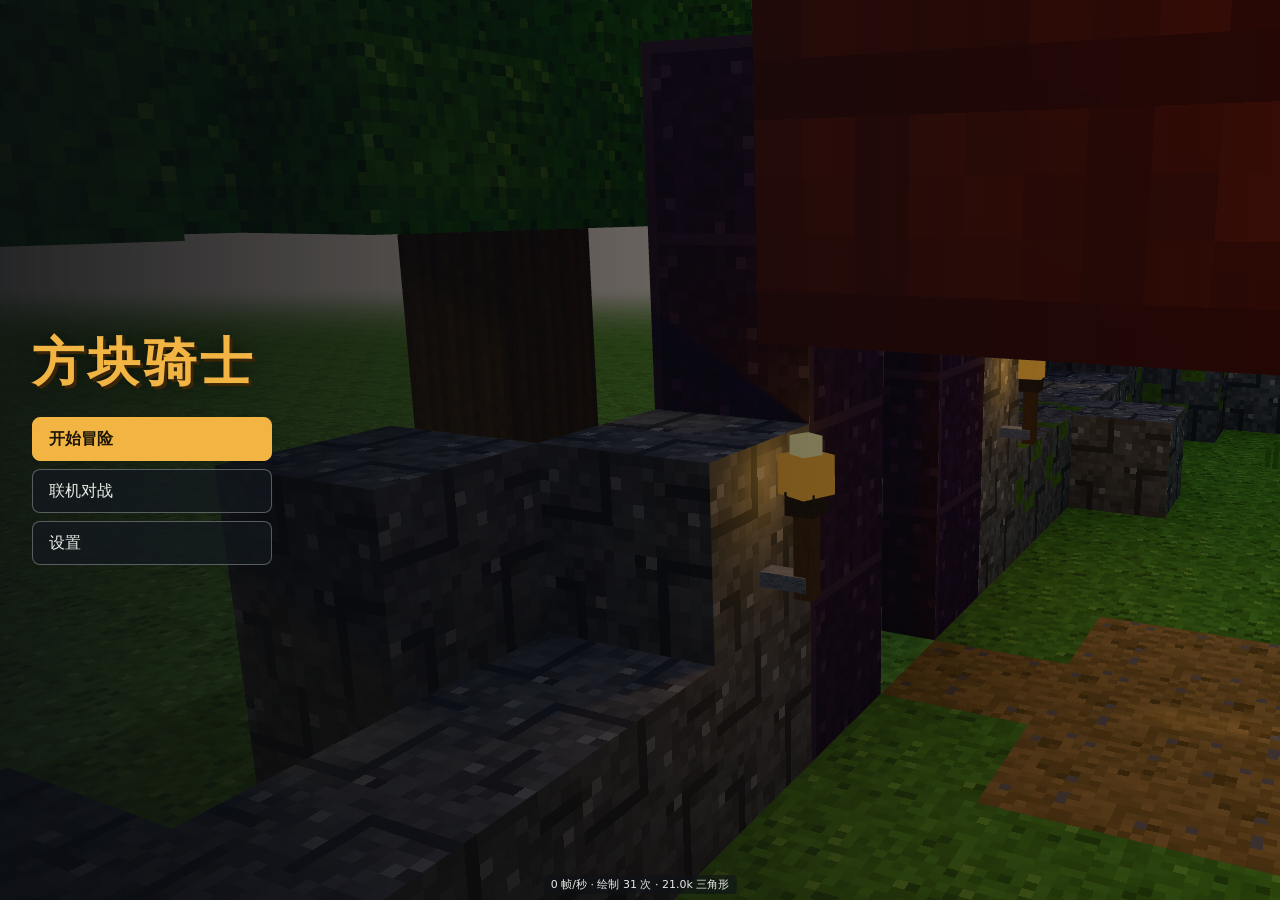
<file: index.html>
<!DOCTYPE html>
<html lang="zh" data-client-state="loading">

<head>
    <meta charset="UTF-8">
    <meta name="viewport" content="width=device-width, initial-scale=1, maximum-scale=1, user-scalable=no, viewport-fit=cover">
    <meta name="theme-color" content="#13171c">
    <meta name="mobile-web-app-capable" content="yes">
    <meta name="apple-mobile-web-app-capable" content="yes">
    <meta name="apple-mobile-web-app-status-bar-style" content="black-translucent">
    <title>方块骑士</title>
    <link rel="icon" href="data:,">
    <style data-boot-shell>
        html[data-client-state="loading"] { background: #13171c; }
        html[data-client-state="loading"] body > :not(#client-loading) { visibility: hidden; }
        #client-loading { position: fixed; inset: 0; z-index: 9999; background: #13171c; color: #e8ece6; display: grid; place-content: center; gap: 16px; text-align: center; font: 14px system-ui; }
    </style>
</head>

<body>
    <div id="client-loading" role="status">正在加载游戏…<button type="button" onclick="location.reload()">重新加载</button></div>

    <div id="mount-game"></div>

    <script src="core/client_boot.js?v=boot-20261001" data-entry="game" onerror="document.getElementById('client-loading').firstChild.textContent='启动文件加载失败，请重新加载。'"></script>
</body>

</html>
</file>
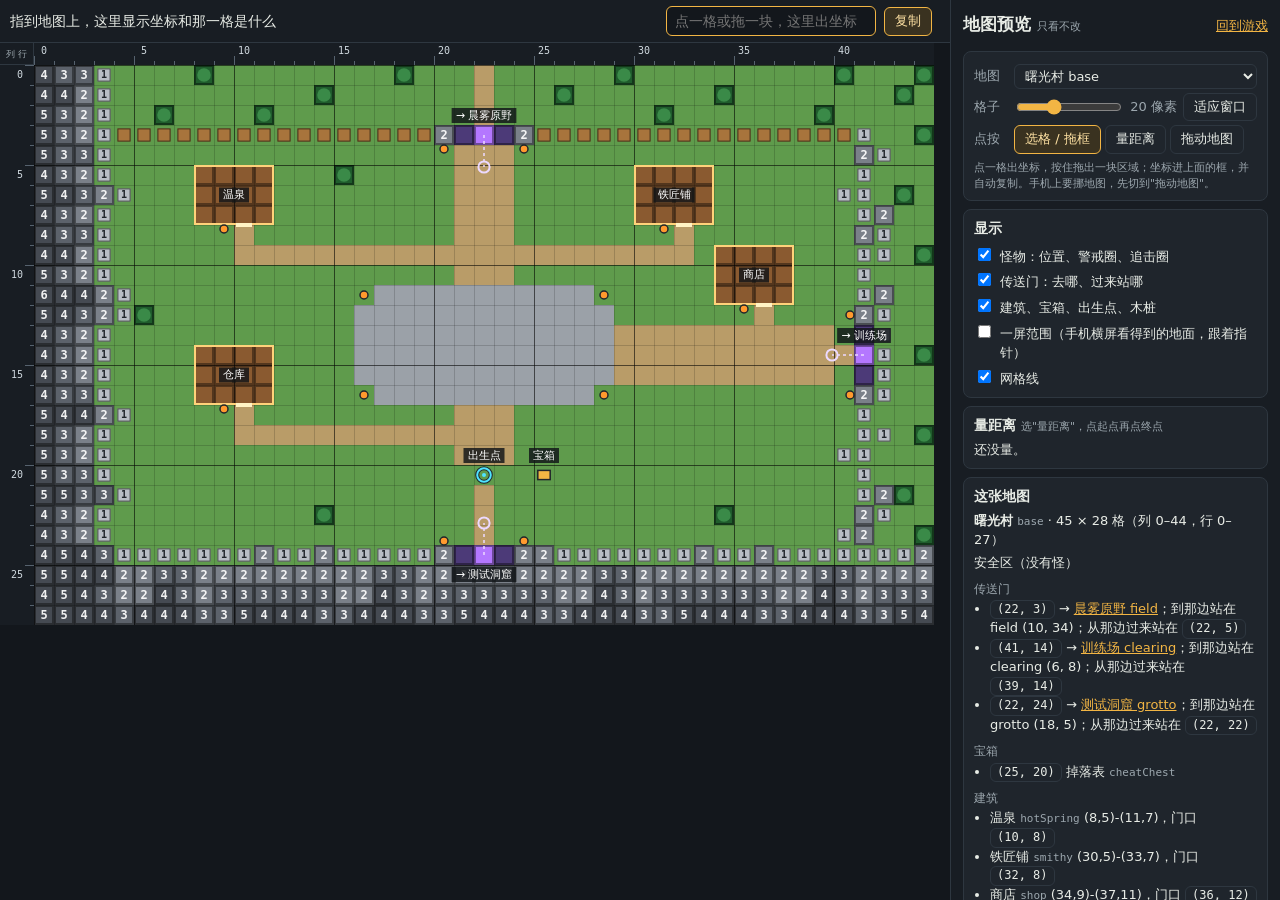
<file: map.html>
<!DOCTYPE html>
<html lang="zh" data-client-state="loading">

<head>
    <meta charset="UTF-8">
    <meta name="viewport" content="width=device-width, initial-scale=1">
    <meta name="theme-color" content="#13171c">
    <title>方块骑士 · 地图预览</title>
    <link rel="icon" href="data:,">
    <style data-boot-shell>
        html[data-client-state="loading"] { background: #13171c; }
        html[data-client-state="loading"] body > :not(#client-loading) { visibility: hidden; }
        #client-loading { position: fixed; inset: 0; z-index: 9999; background: #13171c; color: #e8ece6; display: grid; place-content: center; gap: 16px; text-align: center; font: 14px system-ui; }
    </style>
</head>

<body>
    <div id="client-loading" role="status">正在加载地图预览…<button type="button" onclick="location.reload()">重新加载</button></div>

    <div id="mount-map"></div>

    <script src="core/client_boot.js?v=boot-20261004b" data-entry="map" onerror="document.getElementById('client-loading').firstChild.textContent='启动文件加载失败，请重新加载。'"></script>
</body>

</html>
</file>
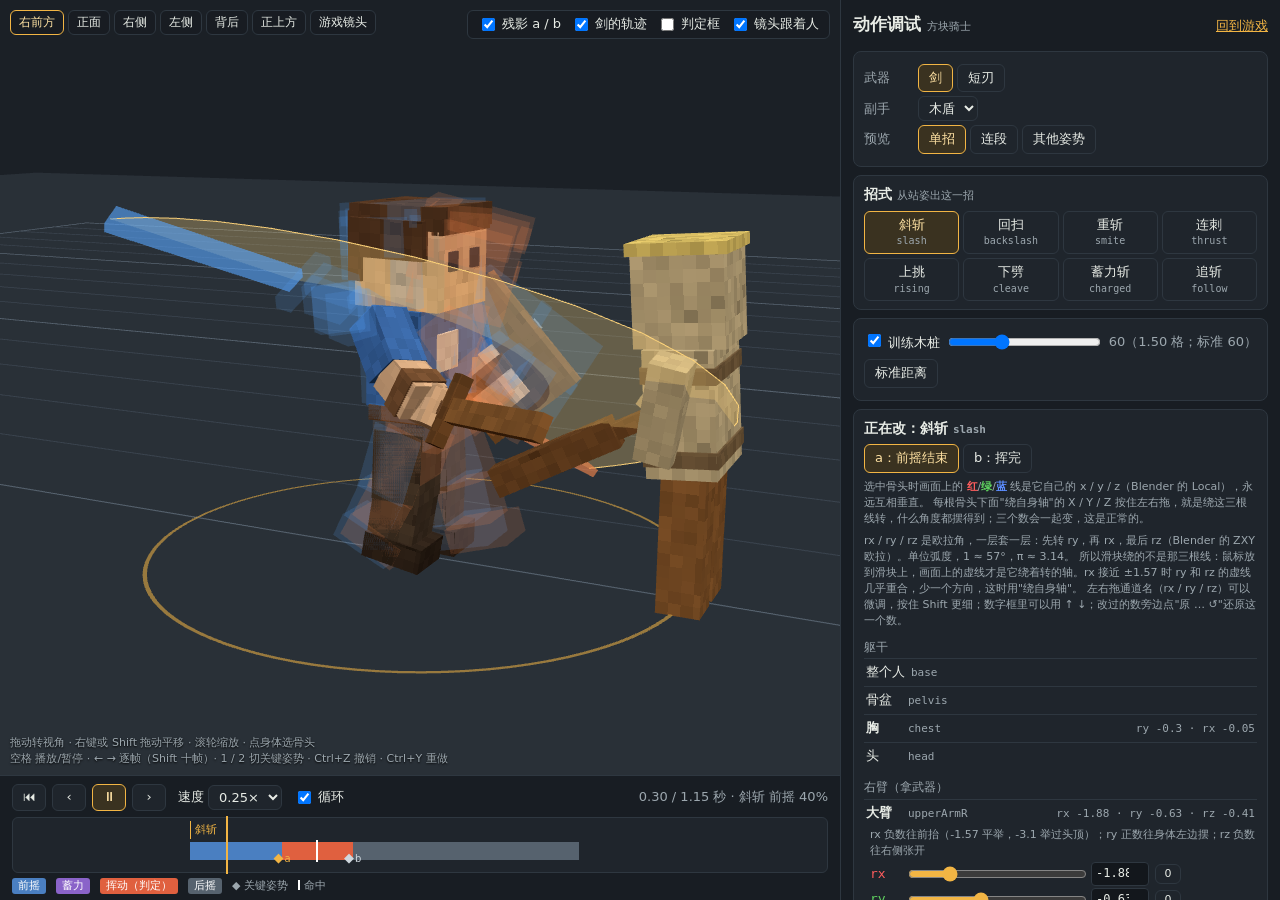
<file: tune.html>
<!DOCTYPE html>
<html lang="zh" data-client-state="loading">

<head>
    <meta charset="UTF-8">
    <meta name="viewport" content="width=device-width, initial-scale=1">
    <meta name="theme-color" content="#13171c">
    <title>方块骑士 · 动作调试</title>
    <link rel="icon" href="data:,">
    <style data-boot-shell>
        html[data-client-state="loading"] { background: #13171c; }
        html[data-client-state="loading"] body > :not(#client-loading) { visibility: hidden; }
        #client-loading { position: fixed; inset: 0; z-index: 9999; background: #13171c; color: #e8ece6; display: grid; place-content: center; gap: 16px; text-align: center; font: 14px system-ui; }
    </style>
    <!-- The tuner changes move timing live: game_config.js leaves its table unfrozen here. -->
    <script>window.unfrozenConfig = true;</script>
</head>

<body>
    <div id="client-loading" role="status">正在加载动作调试…<button type="button" onclick="location.reload()">重新加载</button></div>

    <div id="mount-tune"></div>

    <script src="core/client_boot.js?v=boot-20261004" data-entry="tune" onerror="document.getElementById('client-loading').firstChild.textContent='启动文件加载失败，请重新加载。'"></script>
</body>

</html>
</file>
